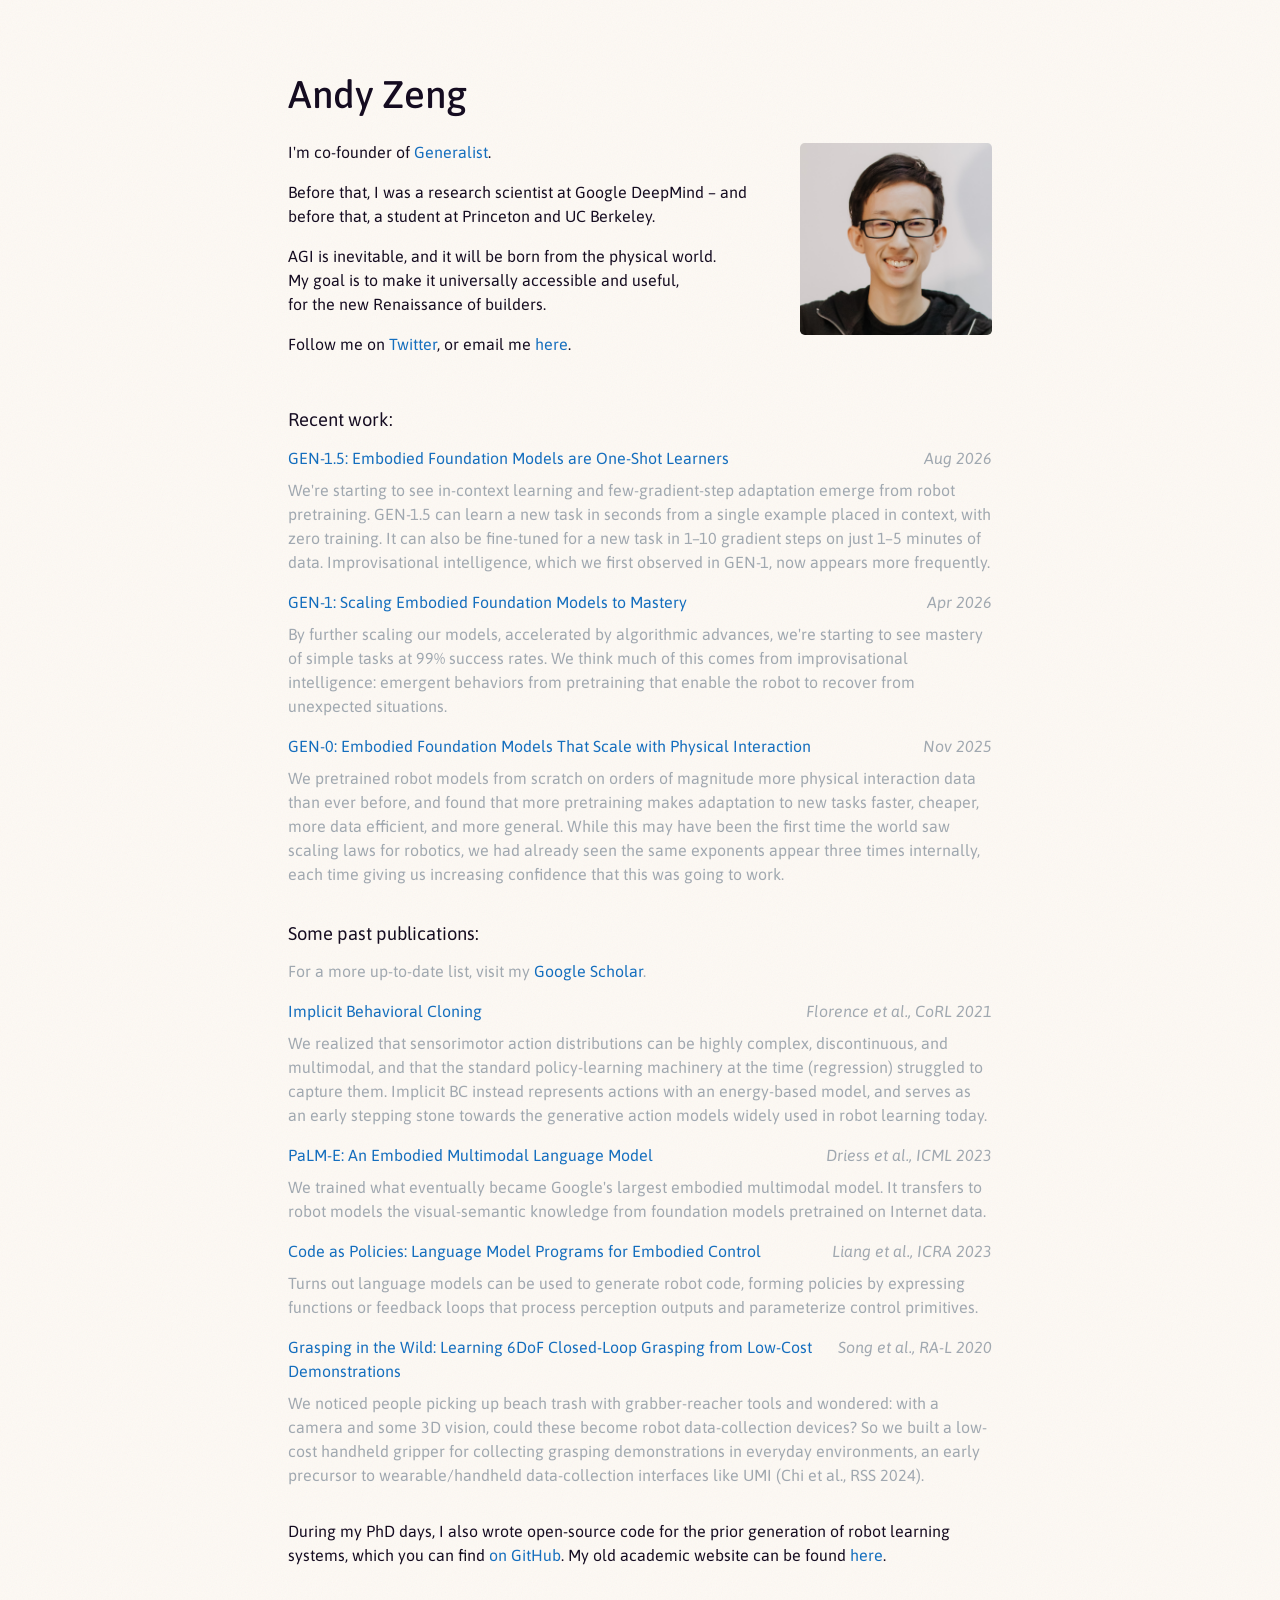
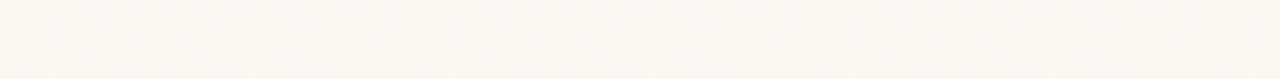
<file: index.html>
<!DOCTYPE HTML>
<html>
  <head>
    <!-- Google analytics tag (gtag.js) -->
    <script async src="https://www.googletagmanager.com/gtag/js?id=G-STGLQW4BJX"></script>
    <script>
      window.dataLayer = window.dataLayer || [];
      function gtag(){dataLayer.push(arguments);}
      gtag('js', new Date());
      gtag('config', 'G-STGLQW4BJX');
    </script>

    <!-- Title -->
    <title>Andy Zeng - Generalist</title>
    <meta charset="utf-8" />
    <meta name="viewport" content="width=device-width, initial-scale=1">

    <!-- Custom Style -->
    <link rel="stylesheet" href="main.css">

    <!-- Google Font -->
    <link rel="preconnect" href="https://fonts.googleapis.com">
    <link rel="preconnect" href="https://fonts.gstatic.com" crossorigin>
    <link href="https://fonts.googleapis.com/css2?family=Asap:ital,wght@0,100;0,200;0,300;0,400;0,500;0,600;0,700;1,100;1,200;1,300;1,400;1,500;1,600;1,700&display=swap" rel="stylesheet">
  </head>

  <body id="body">

    <div id="main">
      <div id="intro">
        <div id="intro-text">
          <h1>Andy Zeng</h1>
          <p>
            I'm co-founder of <a href="https://generalistai.com/">Generalist</a>.
          </p>  
          <p>Before that, I was a research scientist at Google DeepMind &ndash; and before that, a student at Princeton and UC Berkeley.
          </p>
          <p class="mission">
            <span>AGI is inevitable, and it will be born from the physical world.</span>
            <span>My goal is to make it universally accessible and useful,</span>
            <span>for the new Renaissance of builders.</span>
          </p>
          <p>
            Follow me on <a href="https://twitter.com/andyzengineer">Twitter</a>, or email me <a href="mailto:andyzeng@generalistai.com">here</a>.
          </p>
        </div>
        <div id="intro-image">
          <img src="images/profile.jpg">
        </div>
      </div>

      <div class="section">
        <h2>Recent work:</h2>
        <div class="publication">
          <h3><a href="https://generalistai.com/blog/gen-1.5">GEN-1.5: Embodied Foundation Models are One-Shot Learners</a><span class="pub-meta"><i>Aug 2026</i></span></h3>
          <p>We're starting to see in-context learning and few-gradient-step adaptation emerge from robot pretraining. GEN-1.5 can learn a new task in seconds from a single example placed in context, with zero training. It can also be fine-tuned for a new task in 1–10 gradient steps on just 1–5 minutes of data. Improvisational intelligence, which we first observed in GEN-1, now appears more frequently.</p>
        </div>
        <div class="publication">
          <h3><a href="https://generalistai.com/blog/gen-1">GEN-1: Scaling Embodied Foundation Models to Mastery</a><span class="pub-meta"><i>Apr 2026</i></span></h3>
          <p>By further scaling our models, accelerated by algorithmic advances, we're starting to see mastery of simple tasks at 99% success rates. We think much of this comes from improvisational intelligence: emergent behaviors from pretraining that enable the robot to recover from unexpected situations.</p>
        </div>
        <div class="publication">
          <h3><a href="https://generalistai.com/blog/gen-0">GEN-0: Embodied Foundation Models That Scale with Physical Interaction</a><span class="pub-meta"><i>Nov 2025</i></span></h3>
          <p>We pretrained robot models from scratch on orders of magnitude more physical interaction data than ever before, and found that more pretraining makes adaptation to new tasks faster, cheaper, more data efficient, and more general. While this may have been the first time the world saw scaling laws for robotics, we had already seen the same exponents appear three times internally, each time giving us increasing confidence that this was going to work.</p>
        </div>
      </div>

      <div class="section">
        <h2>Some past publications:</h2>
        <p class="note">
          For a more up-to-date list, visit my <a href="https://scholar.google.com/citations?user=q7nFtUcAAAAJ&hl=en">Google Scholar</a>.
        </p>
        <div class="publication">
          <h3><a href="https://implicitbc.github.io/">Implicit Behavioral Cloning</a><span class="pub-meta"><i>Florence et al., CoRL 2021</i></span></h3>
          <p>We realized that sensorimotor action distributions can be highly complex, discontinuous, and multimodal, and that the standard policy-learning machinery at the time (regression) struggled to capture them. Implicit BC instead represents actions with an energy-based model, and serves as an early stepping stone towards the generative action models widely used in robot learning today.</p>
        </div>
        <div class="publication">
          <h3><a href="https://palm-e.github.io/">PaLM-E: An Embodied Multimodal Language Model</a><span class="pub-meta"><i>Driess et al., ICML 2023</i></span></h3>
          <p>We trained what eventually became Google's largest embodied multimodal model. It transfers to robot models the visual-semantic knowledge from foundation models pretrained on Internet data.</p>
        </div>
        <div class="publication">
          <h3><a href="https://code-as-policies.github.io/">Code as Policies: Language Model Programs for Embodied Control</a><span class="pub-meta"><i>Liang et al., ICRA 2023</i></span></h3>
          <p>Turns out language models can be used to generate robot code, forming policies by expressing functions or feedback loops that process perception outputs and parameterize control primitives.</p>
        </div>
        <div class="publication">
          <h3><a href="https://graspinwild.cs.columbia.edu/">Grasping in the Wild: Learning 6DoF Closed-Loop Grasping from Low-Cost Demonstrations</a><span class="pub-meta"><i>Song et al., RA-L 2020</i></span></h3>
          <p>We noticed people picking up beach trash with grabber-reacher tools and wondered: with a camera and some 3D vision, could these become robot data-collection devices? So we built a low-cost handheld gripper for collecting grasping demonstrations in everyday environments, an early precursor to wearable/handheld data-collection interfaces like UMI (Chi et al., RSS 2024).</p>
        </div>
      </div>

      <div class="section">
        <p>
          During my PhD days, I also wrote open-source code for the prior generation of robot learning systems, which you can find <a href="https://github.com/andyzeng">on GitHub</a>. My old academic website can be found <a href="old/index.html">here</a>.
        </p>
      </div>

    </div>

  </body>
</html>
</file>
<file: main.css>
/* CSS Reset: http://meyerweb.com/eric/tools/css/reset */

html, body, div, span, h1, h2, h3, h4, h5, h6, p, blockquote, pre,
a, abbr, acronym, address, big, cite, code,
del, dfn, em, img, ins, kbd, q, s, samp,
small, strike, strong, sub, sup, tt, var,
b, u, i, center,
dl, dt, dd, ol, ul, li,
fieldset, form, label, legend,
table, caption, tbody, tfoot, thead, tr, th, td,
article, aside, canvas, details, embed,
figure, figcaption, footer, header, hgroup,
menu, nav, output, ruby, section, summary,
time, mark, audio, video {
  margin: 0;
  padding: 0;
  border: 0;
  font-size: 100%;
  font: inherit;
  vertical-align: baseline;
}
article, aside, details, figcaption, figure,
footer, header, hgroup, menu, nav, section {
  display: block;
}
body {
  line-height: 1;
}

/**************************************************/

#body {
  font-family: 'Asap', roboto, sans-serif;
  font-size: 1em;
  line-height: 1.5em;
  color: #150c21;
  /* Light paper texture: warm off-white base with subtle SVG grain. */
  background-color: #fdf9f4;
  background-image: url("data:image/svg+xml,%3Csvg xmlns='http://www.w3.org/2000/svg' width='200' height='200'%3E%3Cfilter id='n'%3E%3CfeTurbulence type='fractalNoise' baseFrequency='0.8' numOctaves='4' stitchTiles='stitch'/%3E%3C/filter%3E%3Crect width='100%25' height='100%25' filter='url(%23n)' opacity='0.05'/%3E%3C/svg%3E");
}

#main {
  max-width: 44em;
  margin: 0px auto;
  position: relative;
  min-height: 100vh;
  padding: 0 1.25em 6em;
  box-sizing: content-box;
}

a {
  text-decoration: none;
  color: rgb(20, 110, 190);
}

a:hover {
  text-decoration: underline;
}

i {
  font-style: italic;
}

b {
  font-weight: 600;
}

h1 {
  font-size: 2.4em;
  line-height: 2.4em;
  font-weight: 500;
}

p {
  margin-bottom: 1em;
}

/**************************************************/
/* Profile image and description. */

#intro {
  padding-top: 3em;
  display: flex;
}

#intro-text {
  width: 30em;
  float: left;
  /* Lets .mission scale its font to the width of this column. */
  container-type: inline-size;
}

/* The mission statement must always render as exactly 3 lines, one per
   span. The widest line is ~26.5em, so when the text column is narrower
   than that, scale the font down instead of letting lines rewrap
   (100cqw / 26.5em-per-em ~= 3.7cqw). */
.mission span {
  display: block;
  white-space: nowrap;
}

.mission {
  font-size: min(1em, 3.7cqw);
  line-height: 1.5;
}

#intro-image {
  /* Top margin clears the h1 (2.4em font x 2.4 line-height) so the
     photo aligns with the first paragraph. */
  margin: 5.95em 0 0 2em;
  width: 12em;
  height: 12em;
  float: left;
  overflow: hidden;
  border-radius: 0.3em;
  flex-shrink: 0;
}

#intro-image img {
  width: 12em;
}

/**************************************************/
/* Content sections. */

.section {
  margin-top: 2em;
}

h2 {
  font-size: 1.15em;
  line-height: 1.75em;
  margin-bottom: 0.5em;
  color: #150c21;
}

/* Recent work list. */

.list-item {
  width: 100%;
  margin-top: 0.25em;
  display: flex;
}

.list-item p.date {
  order: 2;
  margin-left: auto;
  padding-left: 1em;
  margin-bottom: 0;
  text-align: right;
  white-space: nowrap;
  color: #a0a8b0;
}

/* Publications. */

.note {
  color: #a0a8b0;
}

h3 {
  font-size: 1em;
  margin-bottom: 0.5em;
  line-height: 1.5em;
  font-weight: 400;
  display: flex;
}

.pub-meta {
  margin-left: auto;
  padding-left: 1em;
  text-align: right;
  white-space: nowrap;
  color: #a0a8b0;
}

.publication {
  margin-bottom: 1em;
}

.publication p {
  margin-bottom: 0;
  color: #a0a8b0;
}

/**************************************************/
/* Mobile layout. The breakpoint is where the side-by-side intro would
   squeeze the text column below the 30em it needs to keep the mission
   statement's 3 lines intact: 30em text + 2em gap + 12em image + 2.5em
   page padding = 46.5em ~= 745px. */

@media (max-width: 760px) {
  #intro {
    padding-top: 3em;
    flex-direction: column-reverse;
  }

  #intro-text {
    width: auto;
  }

  #intro-image {
    margin: 0 0 1.5em 0;
  }

  /* Stack dates and citations below their titles. */
  h3 {
    display: block;
  }

  .pub-meta {
    display: block;
    padding-left: 0;
    text-align: left;
    white-space: normal;
  }

  .list-item {
    display: block;
  }

  .list-item p.date {
    display: block;
    padding-left: 0;
    text-align: left;
  }
}
</file>
